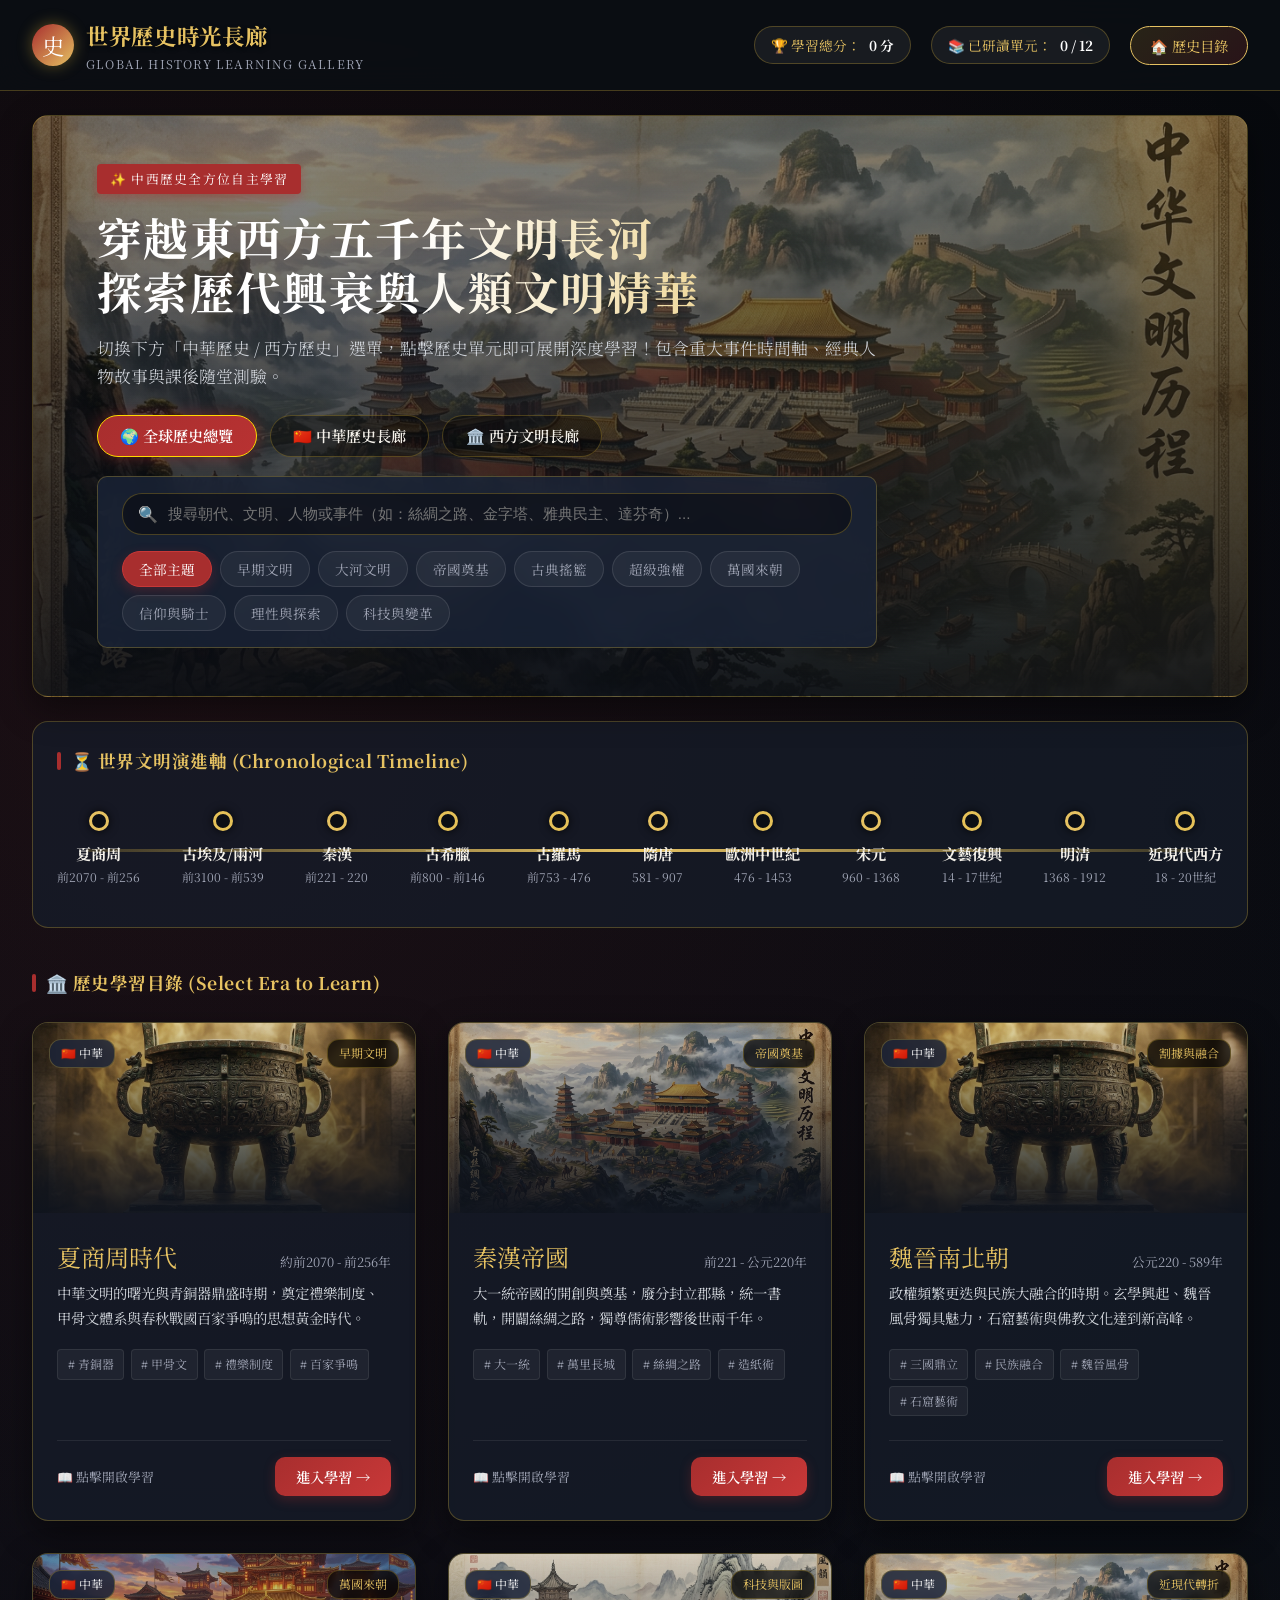
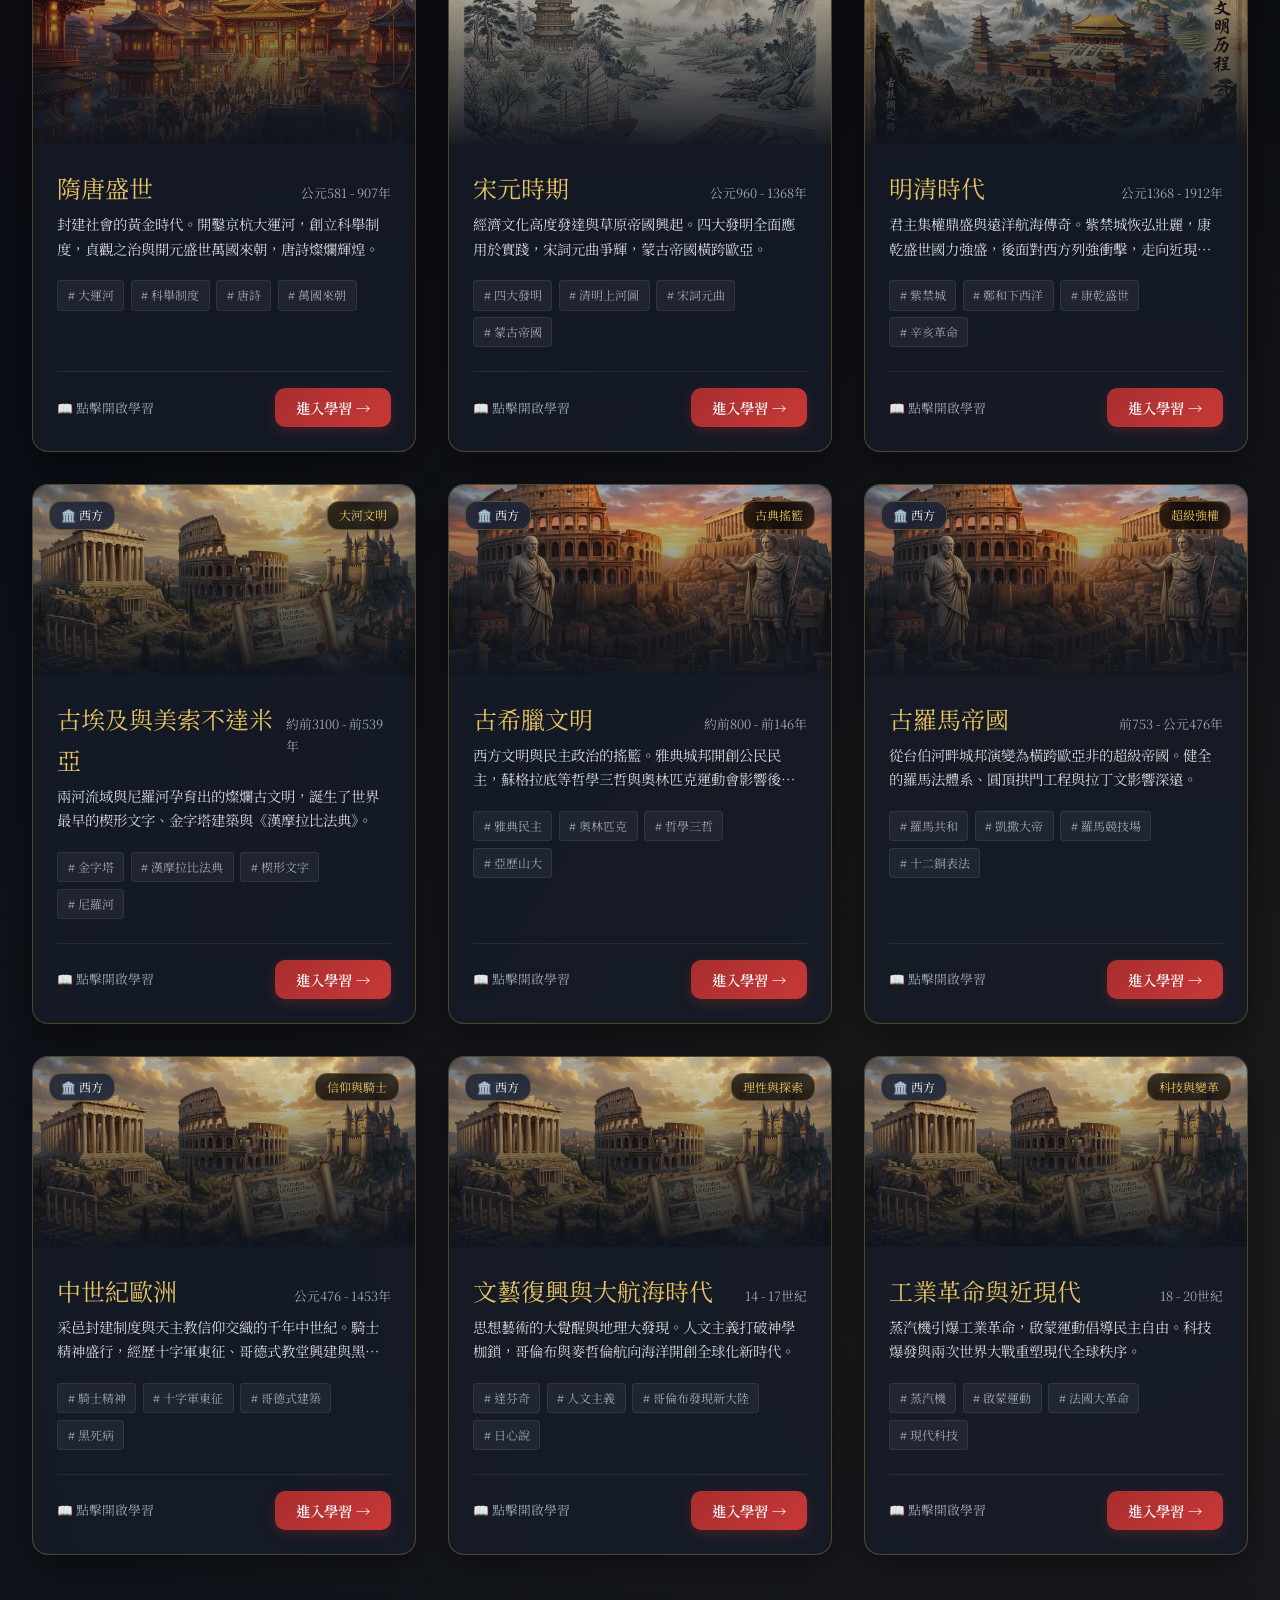
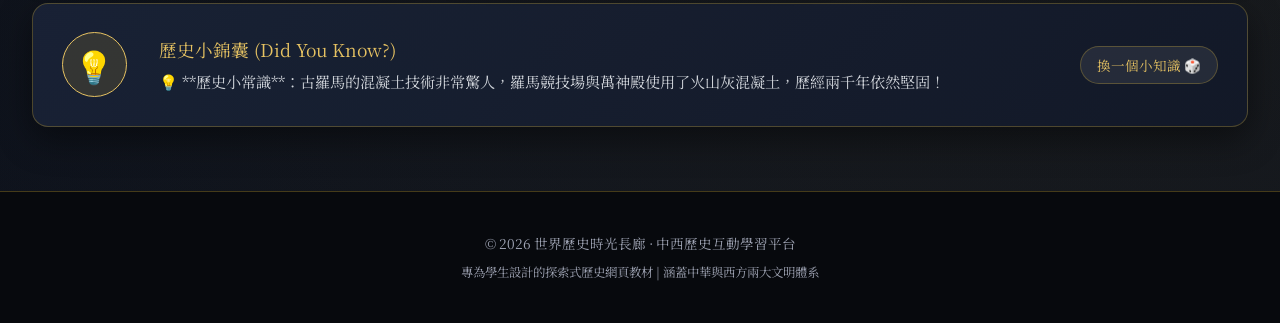
<file: index.html>
<!DOCTYPE html>
<html lang="zh-TW">
<head>
  <meta charset="UTF-8">
  <meta name="viewport" content="width=device-width, initial-scale=1.0">
  <title>世界歷史時光長廊 - 中西歷史互動學習平台</title>
  <meta name="description" content="專為學生打造的中西歷史互動學習網頁，涵蓋中華朝代（夏商周、秦漢、隋唐、宋元、明清）與西方文明歷史（古埃及、古希臘、古羅馬、中世紀、文藝復興、工業革命）。">
  <link rel="stylesheet" href="styles.css">
</head>
<body>

  <!-- 頂部導覽列 (App Header) -->
  <header class="app-header">
    <div class="logo-area" onclick="backToCatalog()">
      <div class="logo-badge">史</div>
      <div class="logo-text">
        <h1>世界歷史時光長廊</h1>
        <p>GLOBAL HISTORY LEARNING GALLERY</p>
      </div>
    </div>
    
    <div class="nav-controls">
      <div class="progress-pill">
        🏆 學習總分：<span id="total-score">0 分</span>
      </div>
      <div class="progress-pill">
        📚 已研讀單元：<span id="completed-count">0 / 12</span>
      </div>
      <button class="btn-catalog-back" id="btn-back-catalog" onclick="backToCatalog()">
        🏠 歷史目錄
      </button>
    </div>
  </header>

  <!-- 目錄頁面 (Catalog View) -->
  <main id="catalog-view">
    
    <!-- Hero 主視覺 Banner -->
    <section class="hero-banner">
      <div class="hero-overlay"></div>
      <div class="hero-content">
        <span class="hero-tag">✨ 中西歷史全方位自主學習</span>
        <h2 class="hero-title">穿越東西方五千年文明長河<br>探索歷代興衰與人類文明精華</h2>
        <p class="hero-subtitle">切換下方「中華歷史 / 西方歷史」選單，點擊歷史單元即可展開深度學習！包含重大事件時間軸、經典人物故事與課後隨堂測驗。</p>

        <!-- 區域切換 Tab (全區域 / 中華歷史 / 西方歷史) -->
        <div class="region-selector-bar">
          <button class="region-tab active" data-region="all">🌍 全球歷史總覽</button>
          <button class="region-tab" data-region="chinese">🇨🇳 中華歷史長廊</button>
          <button class="region-tab" data-region="western">🏛️ 西方文明長廊</button>
        </div>

        <!-- 搜尋與過濾 Bar -->
        <div class="filter-bar">
          <div class="search-box">
            <span class="search-icon">🔍</span>
            <input type="text" id="search-input" placeholder="搜尋朝代、文明、人物或事件（如：絲綢之路、金字塔、雅典民主、達芬奇）...">
          </div>
          <div class="filter-tags">
            <button class="filter-btn active" data-filter="all">全部主題</button>
            <button class="filter-btn" data-filter="早期文明">早期文明</button>
            <button class="filter-btn" data-filter="大河文明">大河文明</button>
            <button class="filter-btn" data-filter="帝國奠基">帝國奠基</button>
            <button class="filter-btn" data-filter="古典搖籃">古典搖籃</button>
            <button class="filter-btn" data-filter="超級強權">超級強權</button>
            <button class="filter-btn" data-filter="萬國來朝">萬國來朝</button>
            <button class="filter-btn" data-filter="信仰與騎士">信仰與騎士</button>
            <button class="filter-btn" data-filter="理性與探索">理性與探索</button>
            <button class="filter-btn" data-filter="科技與變革">科技與變革</button>
          </div>
        </div>

      </div>
    </section>

    <!-- 歷史時間軸快速導覽 Track -->
    <section class="timeline-track-container">
      <h3 class="section-label">⏳ 世界文明演進軸 (Chronological Timeline)</h3>
      <div class="timeline-nav">
        <!-- 中華歷史點 -->
        <div class="timeline-node" data-dynasty="shang-zhou" onclick="openDynastyView('shang-zhou')">
          <div class="node-dot"></div>
          <span class="node-label">夏商周</span>
          <span class="node-years">前2070 - 前256</span>
        </div>
        <!-- 古埃及與兩河 -->
        <div class="timeline-node" data-dynasty="egypt-meso" onclick="openDynastyView('egypt-meso')">
          <div class="node-dot" style="border-color: #E5C158;"></div>
          <span class="node-label">古埃及/兩河</span>
          <span class="node-years">前3100 - 前539</span>
        </div>
        <!-- 秦漢 -->
        <div class="timeline-node" data-dynasty="qin-han" onclick="openDynastyView('qin-han')">
          <div class="node-dot"></div>
          <span class="node-label">秦漢</span>
          <span class="node-years">前221 - 220</span>
        </div>
        <!-- 古希臘羅馬 -->
        <div class="timeline-node" data-dynasty="greece" onclick="openDynastyView('greece')">
          <div class="node-dot" style="border-color: #E5C158;"></div>
          <span class="node-label">古希臘</span>
          <span class="node-years">前800 - 前146</span>
        </div>
        <div class="timeline-node" data-dynasty="rome" onclick="openDynastyView('rome')">
          <div class="node-dot" style="border-color: #E5C158;"></div>
          <span class="node-label">古羅馬</span>
          <span class="node-years">前753 - 476</span>
        </div>
        <!-- 隋唐 -->
        <div class="timeline-node" data-dynasty="sui-tang" onclick="openDynastyView('sui-tang')">
          <div class="node-dot"></div>
          <span class="node-label">隋唐</span>
          <span class="node-years">581 - 907</span>
        </div>
        <!-- 中世紀 -->
        <div class="timeline-node" data-dynasty="medieval" onclick="openDynastyView('medieval')">
          <div class="node-dot" style="border-color: #E5C158;"></div>
          <span class="node-label">歐洲中世紀</span>
          <span class="node-years">476 - 1453</span>
        </div>
        <!-- 宋元 -->
        <div class="timeline-node" data-dynasty="song-yuan" onclick="openDynastyView('song-yuan')">
          <div class="node-dot"></div>
          <span class="node-label">宋元</span>
          <span class="node-years">960 - 1368</span>
        </div>
        <!-- 文藝復興 -->
        <div class="timeline-node" data-dynasty="renaissance" onclick="openDynastyView('renaissance')">
          <div class="node-dot" style="border-color: #E5C158;"></div>
          <span class="node-label">文藝復興</span>
          <span class="node-years">14 - 17世紀</span>
        </div>
        <!-- 明清 -->
        <div class="timeline-node" data-dynasty="ming-qing" onclick="openDynastyView('ming-qing')">
          <div class="node-dot"></div>
          <span class="node-label">明清</span>
          <span class="node-years">1368 - 1912</span>
        </div>
        <!-- 工業革命近現代 -->
        <div class="timeline-node" data-dynasty="modern-west" onclick="openDynastyView('modern-west')">
          <div class="node-dot" style="border-color: #E5C158;"></div>
          <span class="node-label">近現代西方</span>
          <span class="node-years">18 - 20世紀</span>
        </div>
      </div>
    </section>

    <!-- 朝代卡片目錄區 (Catalog Grid) -->
    <section class="catalog-section">
      <h3 class="section-label">🏛️ 歷史學習目錄 (Select Era to Learn)</h3>
      <div class="dynasty-grid" id="dynasty-grid">
        <!-- 由 script.js 動態渲染朝代與文明卡片 -->
      </div>
    </section>

    <!-- 歷史每日小知識 Flashcard Widget -->
    <section class="trivia-widget">
      <div class="trivia-icon">💡</div>
      <div class="trivia-content">
        <div class="trivia-title">歷史小錦囊 (Did You Know?)</div>
        <div class="trivia-text" id="trivia-text">
          秦始皇統一文字時所採用的標準字體是「小篆」，後來為了書寫快速，民間逐漸流行更簡便的「隸書」。
        </div>
      </div>
      <button class="btn-next-trivia" id="btn-next-trivia">換一個小知識 🎲</button>
    </section>

  </main>

  <!-- 朝代深度學習頁面 (Dynasty Detail View) -->
  <main id="dynasty-detail-view" class="dynasty-view-page">
    
    <!-- 麵包屑導覽 -->
    <nav class="breadcrumb">
      <a onclick="backToCatalog()">首頁</a>
      <span>/</span>
      <a onclick="backToCatalog()">歷史目錄</a>
      <span>/</span>
      <span id="detail-breadcrumb-current" style="color: var(--primary-gold);">單元名稱</span>
    </nav>

    <!-- 朝代 Header Banner -->
    <div class="dynasty-header-card" id="dynasty-header-bg">
      <div class="header-content-inner">
        <h2 class="dynasty-title-lg" id="detail-title">單元名稱</h2>
        <p class="dynasty-subtitle-lg" id="detail-subtitle">年份與都城資訊</p>
      </div>
    </div>

    <!-- 學習 Tab 導覽頁籤 -->
    <div class="detail-tabs-bar">
      <button class="tab-btn active" data-tab="overview">📜 歷史概覽</button>
      <button class="tab-btn" data-tab="timeline">⏳ 重大事件時間軸</button>
      <button class="tab-btn" data-tab="figures">👤 關鍵歷史人物</button>
      <button class="tab-btn" data-tab="quiz">✍️ 課後隨堂小考</button>
    </div>

    <!-- 各 Tab 內容面板 -->
    <div class="tab-content-container">
      
      <!-- 概覽面板 -->
      <div class="tab-panel active" id="panel-overview"></div>

      <!-- 時間軸面板 -->
      <div class="tab-panel" id="panel-timeline"></div>

      <!-- 人物面板 -->
      <div class="tab-panel" id="panel-figures"></div>

      <!-- 課後小考面板 -->
      <div class="tab-panel" id="panel-quiz"></div>

    </div>

  </main>

  <!-- 頁尾 Footer -->
  <footer>
    <p>© 2026 世界歷史時光長廊 · 中西歷史互動學習平台</p>
    <p style="margin-top: 0.4rem; color: var(--text-muted); font-size: 0.78rem;">專為學生設計的探索式歷史網頁教材 | 涵蓋中華與西方兩大文明體系</p>
  </footer>

  <script src="script.js"></script>
</body>
</html>
</file>
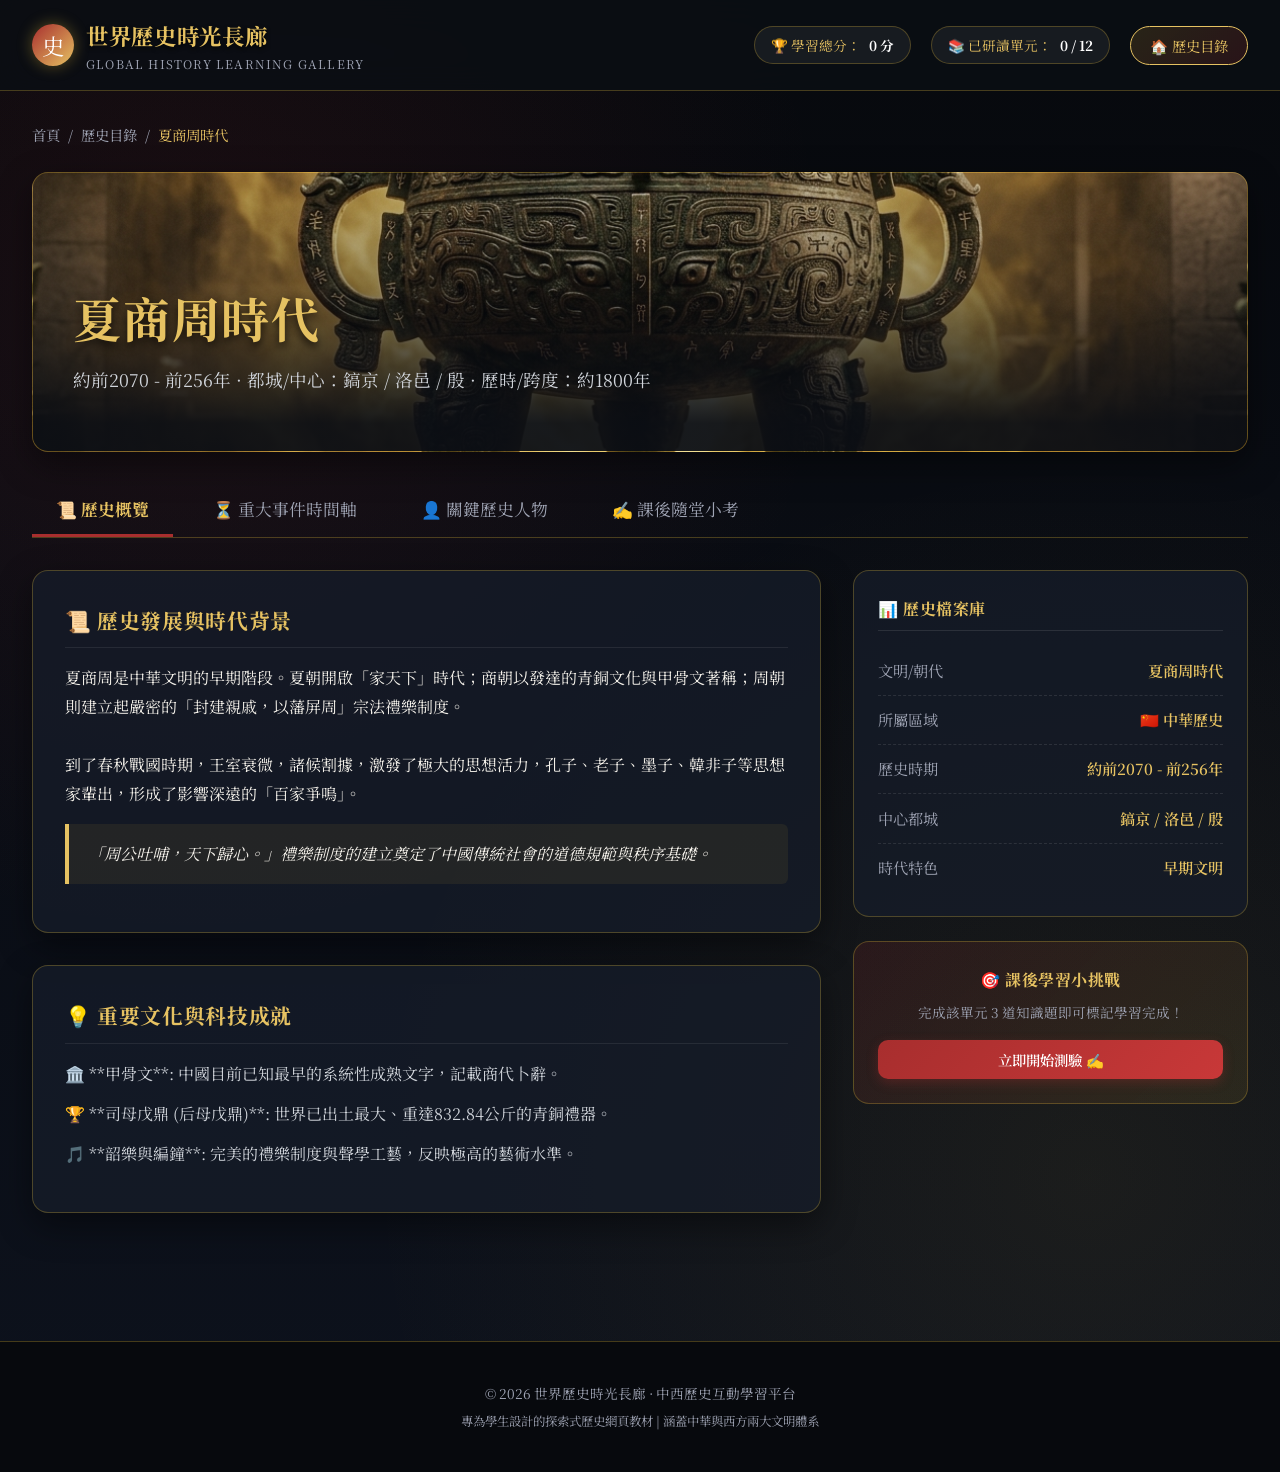
<file: shang-zhou.html>
<!DOCTYPE html>
<html lang="zh-TW">
<head>
  <meta charset="UTF-8">
  <title>夏商周時代 - 中華歷史時光長廊</title>
  <script>
    window.location.href = "index.html#shang-zhou";
  </script>
</head>
<body>
  <p>正在轉址至夏商周時代學習頁面...</p>
</body>
</html>
</file>
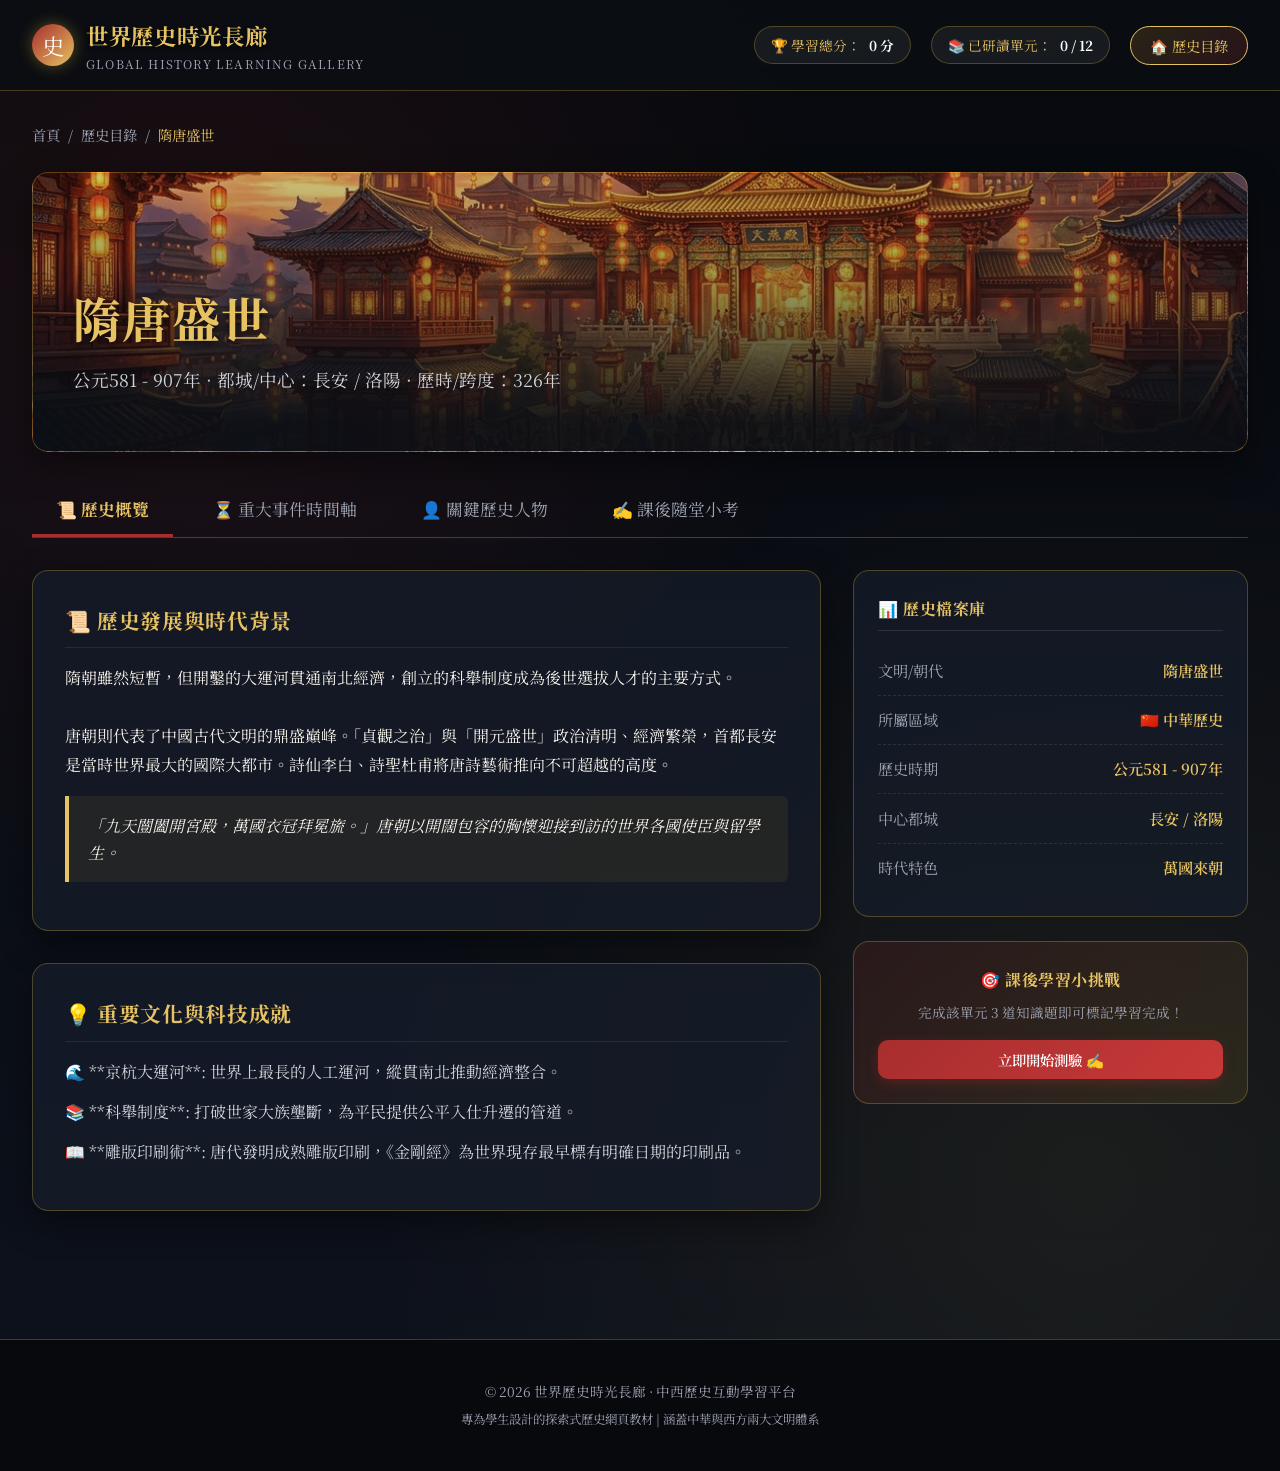
<file: sui-tang.html>
<!DOCTYPE html>
<html lang="zh-TW">
<head>
  <meta charset="UTF-8">
  <title>隋唐盛世 - 中華歷史時光長廊</title>
  <script>
    window.location.href = "index.html#sui-tang";
  </script>
</head>
<body>
  <p>正在轉址至隋唐盛世學習頁面...</p>
</body>
</html>
</file>
<file: styles.css>
/* ==========================================================================
   中華歷史時光長廊 - 核心樣式表 (styles.css)
   Aesthetic: Traditional Oriental Elegance x Modern Glassmorphism
   ========================================================================== */

@import url('https://fonts.googleapis.com/css2?family=Noto+Serif+TC:wght@400;600;700;900&family=Outfit:wght@400;600;700&display=swap');

:root {
  /* Core Color Palette */
  --bg-dark: #0B0E14;
  --bg-card: rgba(22, 28, 42, 0.75);
  --bg-card-hover: rgba(32, 41, 62, 0.9);
  --border-gold: rgba(212, 175, 55, 0.3);
  --border-gold-bright: #D4AF37;
  
  --primary-gold: #E6C262;
  --accent-gold: #FFD700;
  --crimson-red: #A82E2E;
  --crimson-light: #C83838;
  --jade-green: #2E8B57;
  --ink-blue: #1A2338;
  --text-main: #F4F1EA;
  --text-muted: #A0A5B5;
  --text-sub: #D1D5DB;
  
  --shadow-glow: 0 0 25px rgba(212, 175, 55, 0.15);
  --shadow-card: 0 12px 35px rgba(0, 0, 0, 0.45);
  
  --transition-fast: 0.25s ease;
  --transition-smooth: 0.4s cubic-bezier(0.16, 1, 0.3, 1);
  --radius-lg: 16px;
  --radius-md: 10px;
  --radius-sm: 6px;
}

/* Reset & Basic Setup */
* {
  margin: 0;
  padding: 0;
  box-sizing: border-box;
}

html {
  scroll-behavior: smooth;
  font-size: 16px;
}

body {
  font-family: 'Noto Serif TC', 'PingFang TC', 'Microsoft JhengHei', serif;
  background-color: var(--bg-dark);
  color: var(--text-main);
  line-height: 1.7;
  min-height: 100vh;
  overflow-x: hidden;
  background-image: 
    radial-gradient(circle at 15% 20%, rgba(168, 46, 46, 0.12) 0%, transparent 40%),
    radial-gradient(circle at 85% 80%, rgba(212, 175, 55, 0.08) 0%, transparent 45%),
    linear-gradient(to bottom, #07090D, #0D121D);
}

/* Typography */
h1, h2, h3, h4, .serif-font {
  font-family: 'Noto Serif TC', serif;
  font-weight: 700;
  letter-spacing: 0.03em;
}

a {
  color: inherit;
  text-decoration: none;
}

button {
  cursor: pointer;
  border: none;
  background: none;
  font-family: inherit;
}

/* Main Container Layout */
.app-header {
  position: sticky;
  top: 0;
  z-index: 100;
  background: rgba(11, 14, 20, 0.88);
  backdrop-filter: blur(16px);
  border-bottom: 1px solid var(--border-gold);
  padding: 1rem 2rem;
  display: flex;
  justify-content: space-between;
  align-items: center;
}

.logo-area {
  display: flex;
  align-items: center;
  gap: 0.75rem;
  cursor: pointer;
}

.logo-badge {
  width: 42px;
  height: 42px;
  background: linear-gradient(135deg, var(--crimson-red), var(--primary-gold));
  border-radius: 50%;
  display: flex;
  align-items: center;
  justify-content: center;
  font-size: 1.4rem;
  color: #FFF;
  box-shadow: 0 0 15px rgba(212, 175, 55, 0.4);
}

.logo-text h1 {
  font-size: 1.4rem;
  color: var(--primary-gold);
  text-shadow: 0 2px 4px rgba(0, 0, 0, 0.8);
}

.logo-text p {
  font-size: 0.75rem;
  color: var(--text-muted);
  letter-spacing: 0.1em;
}

.nav-controls {
  display: flex;
  align-items: center;
  gap: 1.25rem;
}

.progress-pill {
  background: rgba(255, 255, 255, 0.06);
  border: 1px solid var(--border-gold);
  padding: 0.4rem 1rem;
  border-radius: 30px;
  font-size: 0.85rem;
  display: flex;
  align-items: center;
  gap: 0.5rem;
  color: var(--primary-gold);
}

.progress-pill span {
  font-weight: bold;
  color: #FFF;
}

.btn-catalog-back {
  background: linear-gradient(135deg, rgba(212, 175, 55, 0.15), rgba(168, 46, 46, 0.2));
  border: 1px solid var(--primary-gold);
  color: var(--primary-gold);
  padding: 0.5rem 1.2rem;
  border-radius: 20px;
  font-size: 0.9rem;
  transition: var(--transition-fast);
  display: flex;
  align-items: center;
  gap: 0.4rem;
}

.btn-catalog-back:hover {
  background: var(--primary-gold);
  color: #000;
  box-shadow: 0 0 15px rgba(212, 175, 55, 0.5);
}

/* Hero Section */
.hero-banner {
  position: relative;
  min-height: 340px;
  border-radius: var(--radius-lg);
  margin: 1.5rem 2rem;
  overflow: hidden;
  display: flex;
  flex-direction: column;
  justify-content: center;
  padding: 3rem 4rem;
  border: 1px solid var(--border-gold);
  box-shadow: var(--shadow-card);
  background: linear-gradient(180deg, rgba(11, 14, 20, 0.45) 0%, rgba(11, 14, 20, 0.92) 100%),
              url('assets/hero.jpg') center/cover no-repeat;
}

.hero-overlay {
  position: absolute;
  top: 0;
  left: 0;
  right: 0;
  bottom: 0;
  background: radial-gradient(circle at top right, rgba(212, 175, 55, 0.15), transparent 60%);
  pointer-events: none;
}

.hero-content {
  position: relative;
  z-index: 2;
  max-width: 780px;
}

.hero-tag {
  display: inline-block;
  background: var(--crimson-red);
  color: #FFF;
  font-size: 0.8rem;
  padding: 0.25rem 0.8rem;
  border-radius: 4px;
  margin-bottom: 1rem;
  letter-spacing: 0.1em;
  box-shadow: 0 4px 10px rgba(168, 46, 46, 0.4);
}

.hero-title {
  font-size: 2.8rem;
  line-height: 1.2;
  color: #FFF;
  margin-bottom: 1rem;
  background: linear-gradient(to right, #FFF 40%, var(--primary-gold) 100%);
  -webkit-background-clip: text;
  -webkit-text-fill-color: transparent;
}

/* Hero Subtitle */
.hero-subtitle {
  font-size: 1.05rem;
  color: var(--text-sub);
  margin-bottom: 1.5rem;
  font-weight: 300;
}

/* Region Selector Bar (中華歷史 / 西方歷史) */
.region-selector-bar {
  display: flex;
  gap: 0.8rem;
  margin-bottom: 1.2rem;
}

.region-tab {
  padding: 0.6rem 1.4rem;
  border-radius: 30px;
  background: rgba(0, 0, 0, 0.4);
  border: 1px solid var(--border-gold);
  color: var(--text-main);
  font-size: 0.95rem;
  font-weight: 600;
  transition: var(--transition-fast);
}

.region-tab:hover {
  background: rgba(212, 175, 55, 0.2);
  border-color: var(--primary-gold);
}

.region-tab.active {
  background: linear-gradient(135deg, var(--crimson-red), #B83232);
  color: #FFF;
  border-color: var(--accent-gold);
  box-shadow: 0 0 15px rgba(168, 46, 46, 0.5);
}

.region-badge {
  position: absolute;
  top: 1rem;
  left: 1rem;
  z-index: 2;
  background: rgba(26, 35, 56, 0.85);
  border: 1px solid var(--border-gold);
  color: #FFF;
  font-size: 0.75rem;
  padding: 0.2rem 0.7rem;
  border-radius: 12px;
  backdrop-filter: blur(4px);
}

/* Search and Filter Controls */
.filter-bar {
  position: relative;
  z-index: 2;
  display: flex;
  flex-wrap: wrap;
  gap: 1rem;
  align-items: center;
  background: rgba(26, 35, 56, 0.8);
  backdrop-filter: blur(12px);
  padding: 1rem 1.5rem;
  border-radius: var(--radius-md);
  border: 1px solid var(--border-gold);
}

.search-box {
  flex: 1;
  min-width: 250px;
  position: relative;
}

.search-box input {
  width: 100%;
  padding: 0.7rem 1rem 0.7rem 2.8rem;
  background: rgba(0, 0, 0, 0.4);
  border: 1px solid var(--border-gold);
  border-radius: 20px;
  color: #FFF;
  font-size: 0.95rem;
  outline: none;
  transition: var(--transition-fast);
}

.search-box input:focus {
  border-color: var(--accent-gold);
  box-shadow: 0 0 12px rgba(212, 175, 55, 0.3);
}

.search-icon {
  position: absolute;
  left: 1rem;
  top: 50%;
  transform: translateY(-50%);
  color: var(--text-muted);
}

.filter-tags {
  display: flex;
  gap: 0.5rem;
  flex-wrap: wrap;
}

.filter-btn {
  padding: 0.45rem 1rem;
  border-radius: 20px;
  background: rgba(255, 255, 255, 0.05);
  border: 1px solid rgba(255, 255, 255, 0.1);
  color: var(--text-muted);
  font-size: 0.85rem;
  transition: var(--transition-fast);
}

.filter-btn:hover, .filter-btn.active {
  background: var(--crimson-red);
  color: #FFF;
  border-color: var(--crimson-light);
  box-shadow: 0 4px 12px rgba(168, 46, 46, 0.3);
}

/* Timeline Navigation Bar */
.timeline-track-container {
  margin: 0 2rem 2.5rem 2rem;
  padding: 1.5rem;
  background: var(--bg-card);
  border-radius: var(--radius-lg);
  border: 1px solid var(--border-gold);
  overflow-x: auto;
}

.section-label {
  font-size: 1.1rem;
  color: var(--primary-gold);
  margin-bottom: 1.2rem;
  display: flex;
  align-items: center;
  gap: 0.6rem;
}

.section-label::before {
  content: '';
  display: inline-block;
  width: 4px;
  height: 18px;
  background: var(--crimson-red);
  border-radius: 2px;
}

.timeline-nav {
  display: flex;
  justify-content: space-between;
  position: relative;
  min-width: 750px;
  padding: 1rem 0;
}

.timeline-nav::before {
  content: '';
  position: absolute;
  top: 50%;
  left: 30px;
  right: 30px;
  height: 3px;
  background: linear-gradient(to right, rgba(212,175,55,0.2), var(--primary-gold), rgba(212,175,55,0.2));
  z-index: 1;
}

.timeline-node {
  position: relative;
  z-index: 2;
  display: flex;
  flex-direction: column;
  align-items: center;
  cursor: pointer;
  transition: var(--transition-smooth);
}

.node-dot {
  width: 20px;
  height: 20px;
  border-radius: 50%;
  background: var(--bg-dark);
  border: 3px solid var(--primary-gold);
  transition: var(--transition-fast);
  box-shadow: 0 0 10px rgba(0, 0, 0, 0.8);
}

.timeline-node:hover .node-dot,
.timeline-node.active .node-dot {
  background: var(--crimson-red);
  border-color: var(--accent-gold);
  transform: scale(1.3);
  box-shadow: 0 0 15px var(--accent-gold);
}

.node-label {
  margin-top: 0.6rem;
  font-size: 0.95rem;
  font-weight: 700;
  color: var(--text-main);
}

.node-years {
  font-size: 0.75rem;
  color: var(--text-muted);
}

/* Dynasty Catalog Grid */
.catalog-section {
  padding: 0 2rem 3rem 2rem;
}

.dynasty-grid {
  display: grid;
  grid-template-columns: repeat(auto-fill, minmax(350px, 1fr));
  gap: 2rem;
  margin-top: 1.5rem;
}

.dynasty-card {
  background: var(--bg-card);
  border-radius: var(--radius-lg);
  border: 1px solid var(--border-gold);
  overflow: hidden;
  transition: var(--transition-smooth);
  position: relative;
  display: flex;
  flex-direction: column;
  box-shadow: var(--shadow-card);
}

.dynasty-card:hover {
  transform: translateY(-8px);
  border-color: var(--primary-gold);
  box-shadow: var(--shadow-glow), var(--shadow-card);
}

.card-banner {
  height: 190px;
  position: relative;
  overflow: hidden;
  background-size: cover;
  background-position: center;
}

.card-banner::after {
  content: '';
  position: absolute;
  inset: 0;
  background: linear-gradient(to bottom, rgba(15, 20, 30, 0.1) 0%, rgba(15, 20, 30, 0.95) 100%);
}

.era-badge {
  position: absolute;
  top: 1rem;
  right: 1rem;
  z-index: 2;
  background: rgba(0, 0, 0, 0.7);
  border: 1px solid var(--border-gold);
  color: var(--primary-gold);
  font-size: 0.75rem;
  padding: 0.2rem 0.7rem;
  border-radius: 12px;
  backdrop-filter: blur(4px);
}

.dynasty-card-body {
  padding: 1.5rem;
  display: flex;
  flex-direction: column;
  flex: 1;
}

.dynasty-card-title {
  font-size: 1.5rem;
  color: var(--primary-gold);
  margin-bottom: 0.2rem;
  display: flex;
  justify-content: space-between;
  align-items: baseline;
}

.dynasty-years {
  font-size: 0.8rem;
  color: var(--text-muted);
  font-weight: normal;
}

.dynasty-desc {
  font-size: 0.9rem;
  color: var(--text-sub);
  margin-bottom: 1.2rem;
  display: -webkit-box;
  -webkit-line-clamp: 2;
  -webkit-box-orient: vertical;
  overflow: hidden;
}

.tag-list {
  display: flex;
  gap: 0.4rem;
  flex-wrap: wrap;
  margin-bottom: 1.5rem;
}

.tag-item {
  background: rgba(255, 255, 255, 0.05);
  border: 1px solid rgba(255, 255, 255, 0.08);
  font-size: 0.75rem;
  padding: 0.25rem 0.6rem;
  border-radius: 4px;
  color: var(--text-muted);
}

.card-action {
  margin-top: auto;
  display: flex;
  justify-content: space-between;
  align-items: center;
  border-top: 1px solid rgba(255, 255, 255, 0.08);
  padding-top: 1rem;
}

.status-badge {
  font-size: 0.8rem;
  color: var(--text-muted);
  display: flex;
  align-items: center;
  gap: 0.3rem;
}

.status-badge.completed {
  color: #4ADE80;
}

.btn-learn {
  background: linear-gradient(135deg, var(--crimson-red), var(--crimson-light));
  color: #FFF;
  padding: 0.55rem 1.3rem;
  border-radius: var(--radius-md);
  font-size: 0.9rem;
  font-weight: 600;
  transition: var(--transition-fast);
  box-shadow: 0 4px 12px rgba(168, 46, 46, 0.3);
}

.btn-learn:hover {
  background: linear-gradient(135deg, var(--crimson-light), #E04343);
  transform: scale(1.03);
  box-shadow: 0 6px 18px rgba(168, 46, 46, 0.5);
}

/* Trivia Flashcard Section */
.trivia-widget {
  margin: 0 2rem 3rem 2rem;
  background: linear-gradient(135deg, rgba(26, 35, 56, 0.9), rgba(18, 25, 41, 0.9));
  border: 1px solid var(--border-gold);
  border-radius: var(--radius-lg);
  padding: 1.8rem;
  display: flex;
  align-items: center;
  gap: 2rem;
  box-shadow: var(--shadow-card);
}

.trivia-icon {
  width: 65px;
  height: 65px;
  flex-shrink: 0;
  background: rgba(212, 175, 55, 0.15);
  border: 1px solid var(--primary-gold);
  border-radius: 50%;
  display: flex;
  align-items: center;
  justify-content: center;
  font-size: 2rem;
  color: var(--primary-gold);
}

.trivia-content {
  flex: 1;
}

.trivia-title {
  font-size: 1.1rem;
  color: var(--primary-gold);
  margin-bottom: 0.3rem;
}

.trivia-text {
  font-size: 0.95rem;
  color: var(--text-sub);
}

.btn-next-trivia {
  background: rgba(255, 255, 255, 0.08);
  border: 1px solid var(--border-gold);
  color: var(--primary-gold);
  padding: 0.5rem 1rem;
  border-radius: 20px;
  font-size: 0.85rem;
  white-space: nowrap;
  transition: var(--transition-fast);
}

.btn-next-trivia:hover {
  background: var(--primary-gold);
  color: #000;
}

/* ==========================================================================
   DYNASTY DETAIL PAGE / VIEW (朝代學習頁面)
   ========================================================================== */

.dynasty-view-page {
  display: none; /* Dynamic display */
  padding: 2rem;
  max-width: 1300px;
  margin: 0 auto;
  animation: fadeIn 0.4s ease;
}

.dynasty-view-page.active {
  display: block;
}

.breadcrumb {
  display: flex;
  align-items: center;
  gap: 0.5rem;
  font-size: 0.9rem;
  color: var(--text-muted);
  margin-bottom: 1.5rem;
}

.breadcrumb a {
  cursor: pointer;
}

.breadcrumb a:hover {
  color: var(--primary-gold);
}

.dynasty-header-card {
  position: relative;
  min-height: 280px;
  border-radius: var(--radius-lg);
  overflow: hidden;
  border: 1px solid var(--border-gold);
  margin-bottom: 2rem;
  display: flex;
  flex-direction: column;
  justify-content: flex-end;
  padding: 2.5rem;
  background-size: cover;
  background-position: center;
  box-shadow: var(--shadow-card);
}

.dynasty-header-card::before {
  content: '';
  position: absolute;
  inset: 0;
  background: linear-gradient(to top, rgba(11, 14, 20, 0.95) 10%, rgba(11, 14, 20, 0.4) 60%, rgba(11, 14, 20, 0.2) 100%);
}

.header-content-inner {
  position: relative;
  z-index: 2;
}

.dynasty-title-lg {
  font-size: 3rem;
  color: var(--primary-gold);
  text-shadow: 0 4px 10px rgba(0, 0, 0, 0.8);
  margin-bottom: 0.4rem;
}

.dynasty-subtitle-lg {
  font-size: 1.1rem;
  color: var(--text-sub);
  margin-bottom: 1rem;
}

/* Dynasty Detail Tabs */
.detail-tabs-bar {
  display: flex;
  gap: 1rem;
  border-bottom: 1px solid var(--border-gold);
  margin-bottom: 2rem;
  overflow-x: auto;
}

.tab-btn {
  padding: 0.8rem 1.5rem;
  font-size: 1.05rem;
  color: var(--text-muted);
  border-bottom: 3px solid transparent;
  transition: var(--transition-fast);
  white-space: nowrap;
  display: flex;
  align-items: center;
  gap: 0.5rem;
}

.tab-btn:hover {
  color: var(--primary-gold);
}

.tab-btn.active {
  color: var(--primary-gold);
  border-bottom-color: var(--crimson-red);
  font-weight: bold;
}

/* Tab Panels Content */
.tab-panel {
  display: none;
  animation: fadeIn 0.3s ease;
}

.tab-panel.active {
  display: block;
}

/* Overview Panel Layout */
.overview-grid {
  display: grid;
  grid-template-columns: 2fr 1fr;
  gap: 2rem;
}

.content-block {
  background: var(--bg-card);
  border-radius: var(--radius-lg);
  border: 1px solid var(--border-gold);
  padding: 2rem;
  margin-bottom: 2rem;
  box-shadow: var(--shadow-card);
}

.block-title {
  font-size: 1.3rem;
  color: var(--primary-gold);
  margin-bottom: 1rem;
  display: flex;
  align-items: center;
  gap: 0.5rem;
  border-bottom: 1px solid rgba(255, 255, 255, 0.08);
  padding-bottom: 0.6rem;
}

.block-text {
  color: var(--text-main);
  font-size: 1rem;
  line-height: 1.8;
}

.highlight-box {
  background: rgba(212, 175, 55, 0.08);
  border-left: 4px solid var(--primary-gold);
  padding: 1rem 1.2rem;
  margin: 1rem 0;
  border-radius: 0 var(--radius-sm) var(--radius-sm) 0;
  font-style: italic;
}

.sidebar-card {
  background: var(--bg-card);
  border: 1px solid var(--border-gold);
  border-radius: var(--radius-lg);
  padding: 1.5rem;
  margin-bottom: 1.5rem;
}

.stat-item {
  display: flex;
  justify-content: space-between;
  padding: 0.7rem 0;
  border-bottom: 1px dashed rgba(255, 255, 255, 0.1);
  font-size: 0.95rem;
}

.stat-item:last-child {
  border-bottom: none;
}

.stat-label {
  color: var(--text-muted);
}

.stat-val {
  color: var(--primary-gold);
  font-weight: 600;
}

/* Timeline Vertical Events */
.timeline-vertical {
  position: relative;
  padding-left: 2rem;
  margin: 1.5rem 0;
}

.timeline-vertical::before {
  content: '';
  position: absolute;
  left: 7px;
  top: 0;
  bottom: 0;
  width: 2px;
  background: var(--border-gold);
}

.event-card {
  position: relative;
  margin-bottom: 2rem;
  background: var(--bg-card);
  border: 1px solid var(--border-gold);
  border-radius: var(--radius-md);
  padding: 1.2rem 1.5rem;
  transition: var(--transition-fast);
}

.event-card::before {
  content: '';
  position: absolute;
  left: -2.3rem;
  top: 1.4rem;
  width: 12px;
  height: 12px;
  border-radius: 50%;
  background: var(--crimson-red);
  border: 2px solid var(--accent-gold);
}

.event-card:hover {
  border-color: var(--primary-gold);
  transform: translateX(5px);
}

.event-year {
  font-size: 0.85rem;
  color: var(--crimson-light);
  font-weight: bold;
}

.event-title {
  font-size: 1.15rem;
  color: var(--primary-gold);
  margin: 0.2rem 0 0.5rem 0;
}

/* Figure Cards Grid */
.figure-grid {
  display: grid;
  grid-template-columns: repeat(auto-fill, minmax(280px, 1fr));
  gap: 1.5rem;
}

.figure-card {
  background: var(--bg-card);
  border: 1px solid var(--border-gold);
  border-radius: var(--radius-md);
  padding: 1.5rem;
  text-align: center;
  transition: var(--transition-fast);
}

.figure-card:hover {
  transform: translateY(-5px);
  border-color: var(--primary-gold);
}

.figure-avatar {
  width: 80px;
  height: 80px;
  border-radius: 50%;
  margin: 0 auto 1rem auto;
  background: linear-gradient(135deg, var(--crimson-red), var(--primary-gold));
  display: flex;
  align-items: center;
  justify-content: center;
  font-size: 2.2rem;
  box-shadow: 0 0 15px rgba(212, 175, 55, 0.3);
}

.figure-name {
  font-size: 1.2rem;
  color: var(--primary-gold);
  margin-bottom: 0.2rem;
}

.figure-role {
  font-size: 0.8rem;
  color: var(--crimson-light);
  margin-bottom: 0.8rem;
}

.figure-desc {
  font-size: 0.88rem;
  color: var(--text-sub);
}

/* Quiz Module */
.quiz-container {
  background: var(--bg-card);
  border: 1px solid var(--border-gold);
  border-radius: var(--radius-lg);
  padding: 2.5rem;
  box-shadow: var(--shadow-card);
}

.quiz-header {
  display: flex;
  justify-content: space-between;
  align-items: center;
  margin-bottom: 2rem;
  border-bottom: 1px solid rgba(255, 255, 255, 0.1);
  padding-bottom: 1rem;
}

.quiz-score-badge {
  background: rgba(212, 175, 55, 0.15);
  border: 1px solid var(--primary-gold);
  padding: 0.4rem 1rem;
  border-radius: 20px;
  color: var(--primary-gold);
  font-weight: bold;
}

.question-box {
  margin-bottom: 2rem;
}

.question-title {
  font-size: 1.25rem;
  color: #FFF;
  margin-bottom: 1.2rem;
}

.options-list {
  display: flex;
  flex-direction: column;
  gap: 0.8rem;
}

.option-btn {
  background: rgba(255, 255, 255, 0.04);
  border: 1px solid rgba(255, 255, 255, 0.1);
  border-radius: var(--radius-md);
  padding: 1rem 1.2rem;
  color: var(--text-main);
  text-align: left;
  font-size: 0.98rem;
  transition: var(--transition-fast);
  display: flex;
  align-items: center;
  justify-content: space-between;
}

.option-btn:hover {
  background: rgba(212, 175, 55, 0.1);
  border-color: var(--primary-gold);
}

.option-btn.correct {
  background: rgba(46, 139, 87, 0.2) !important;
  border-color: #4ADE80 !important;
  color: #4ADE80 !important;
}

.option-btn.wrong {
  background: rgba(168, 46, 46, 0.2) !important;
  border-color: #F87171 !important;
  color: #F87171 !important;
}

.quiz-feedback {
  margin-top: 1rem;
  padding: 1rem;
  border-radius: var(--radius-sm);
  display: none;
  font-size: 0.95rem;
}

.quiz-feedback.show {
  display: block;
}

.quiz-feedback.correct-bg {
  background: rgba(46, 139, 87, 0.15);
  border: 1px solid #4ADE80;
  color: #86EFAC;
}

.quiz-feedback.wrong-bg {
  background: rgba(168, 46, 46, 0.15);
  border: 1px solid #F87171;
  color: #FCA5A5;
}

.quiz-actions {
  display: flex;
  justify-content: space-between;
  margin-top: 2rem;
}

/* Footer */
footer {
  text-align: center;
  padding: 2.5rem;
  color: var(--text-muted);
  border-top: 1px solid var(--border-gold);
  background: #07090D;
  font-size: 0.85rem;
  margin-top: 4rem;
}

/* Keyframe Animations */
@keyframes fadeIn {
  from { opacity: 0; transform: translateY(12px); }
  to { opacity: 1; transform: translateY(0); }
}

/* Responsive Rules */
@media (max-width: 900px) {
  .hero-banner {
    padding: 2rem;
    margin: 1rem;
  }
  .hero-title {
    font-size: 2rem;
  }
  .overview-grid {
    grid-template-columns: 1fr;
  }
  .app-header {
    padding: 1rem;
  }
  .dynasty-grid {
    grid-template-columns: 1fr;
  }
  .trivia-widget {
    flex-direction: column;
    text-align: center;
  }
}
</file>
